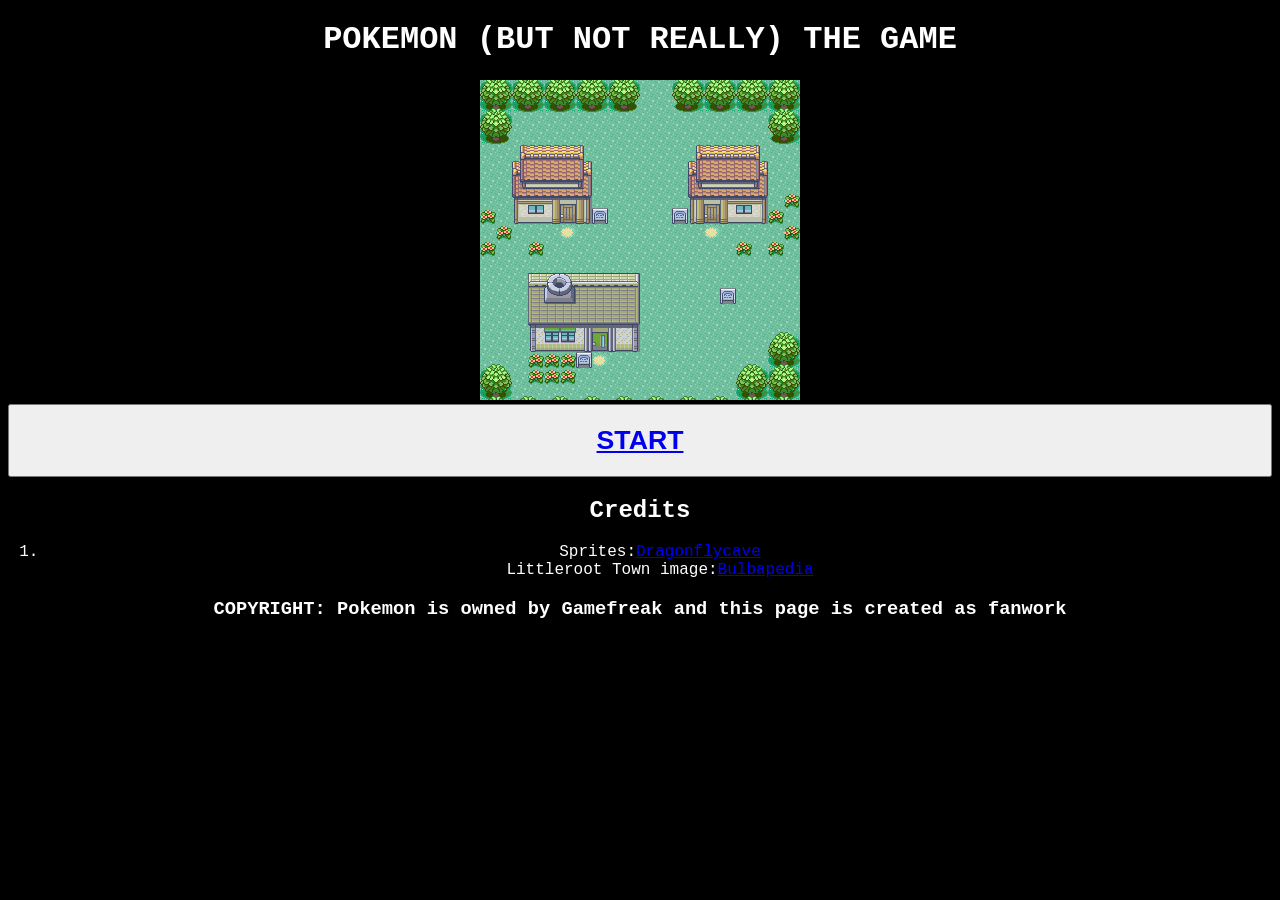
<file: Week2/OurFirstGame/index.html>
<!--Declare what type of page this is-->
<!DOCTYPE html>

<!-- where html starts and ends-->

<html>

<head>
    <title>OUR FIRST GAME</title>
</head>

<!--html pages are made of elements-->
<!--elements have three parts, a tag that describes the elements, the content/what's being rendered by the browser, and the attributes -->

<body style="background-color: black;">

    <h1 style="color: white; text-align:center; font-family: 'Courier New', Courier, monospace;">POKEMON (BUT NOT
        REALLY) THE GAME</h1>

    <!--IMG element renders an image-->
    <div style="text-align: center;">
        <img src=".\Assets\Littleroot_Town.png" aria-label="an image of Littleroot Town from Pokemon Emerald"></img>
    </div>

    <button class="start-button" style="width:100%"><h1 style="text-align: center;"><a href="./game.html">START</a></h1>
    </button>


    <!--LISTS: ordered lists (Where the steps count; 1,2, 3) and unordered lists (lists where order doesn't matter)-->


    <section style="color: white; text-align:center; font-family: 'Courier New', Courier, monospace;" id="Credits"
        style="text-align: center;">
        <h2 style="color: white; text-align:center; font-family: 'Courier New', Courier, monospace;" text-align:
            center;>Credits</h2>
        <ol>
            <li>Sprites:<a href="https://www.dragonflycave.com/resources/sprite-generator/">Dragonflycave</a>
            </li>

            <il>Littleroot Town image:</li><a
                    href="https://bulbapedia.bulbagarden.net/wiki/Littleroot_Town">Bulbapedia</a>
        </ol>
    </section>

    <h3 style="color: white; text-align:center; font-family: 'Courier New', Courier, monospace;">COPYRIGHT:
        Pokemon is owned by Gamefreak and this page is created as fanwork</h3>


</body>

</html>
</file>
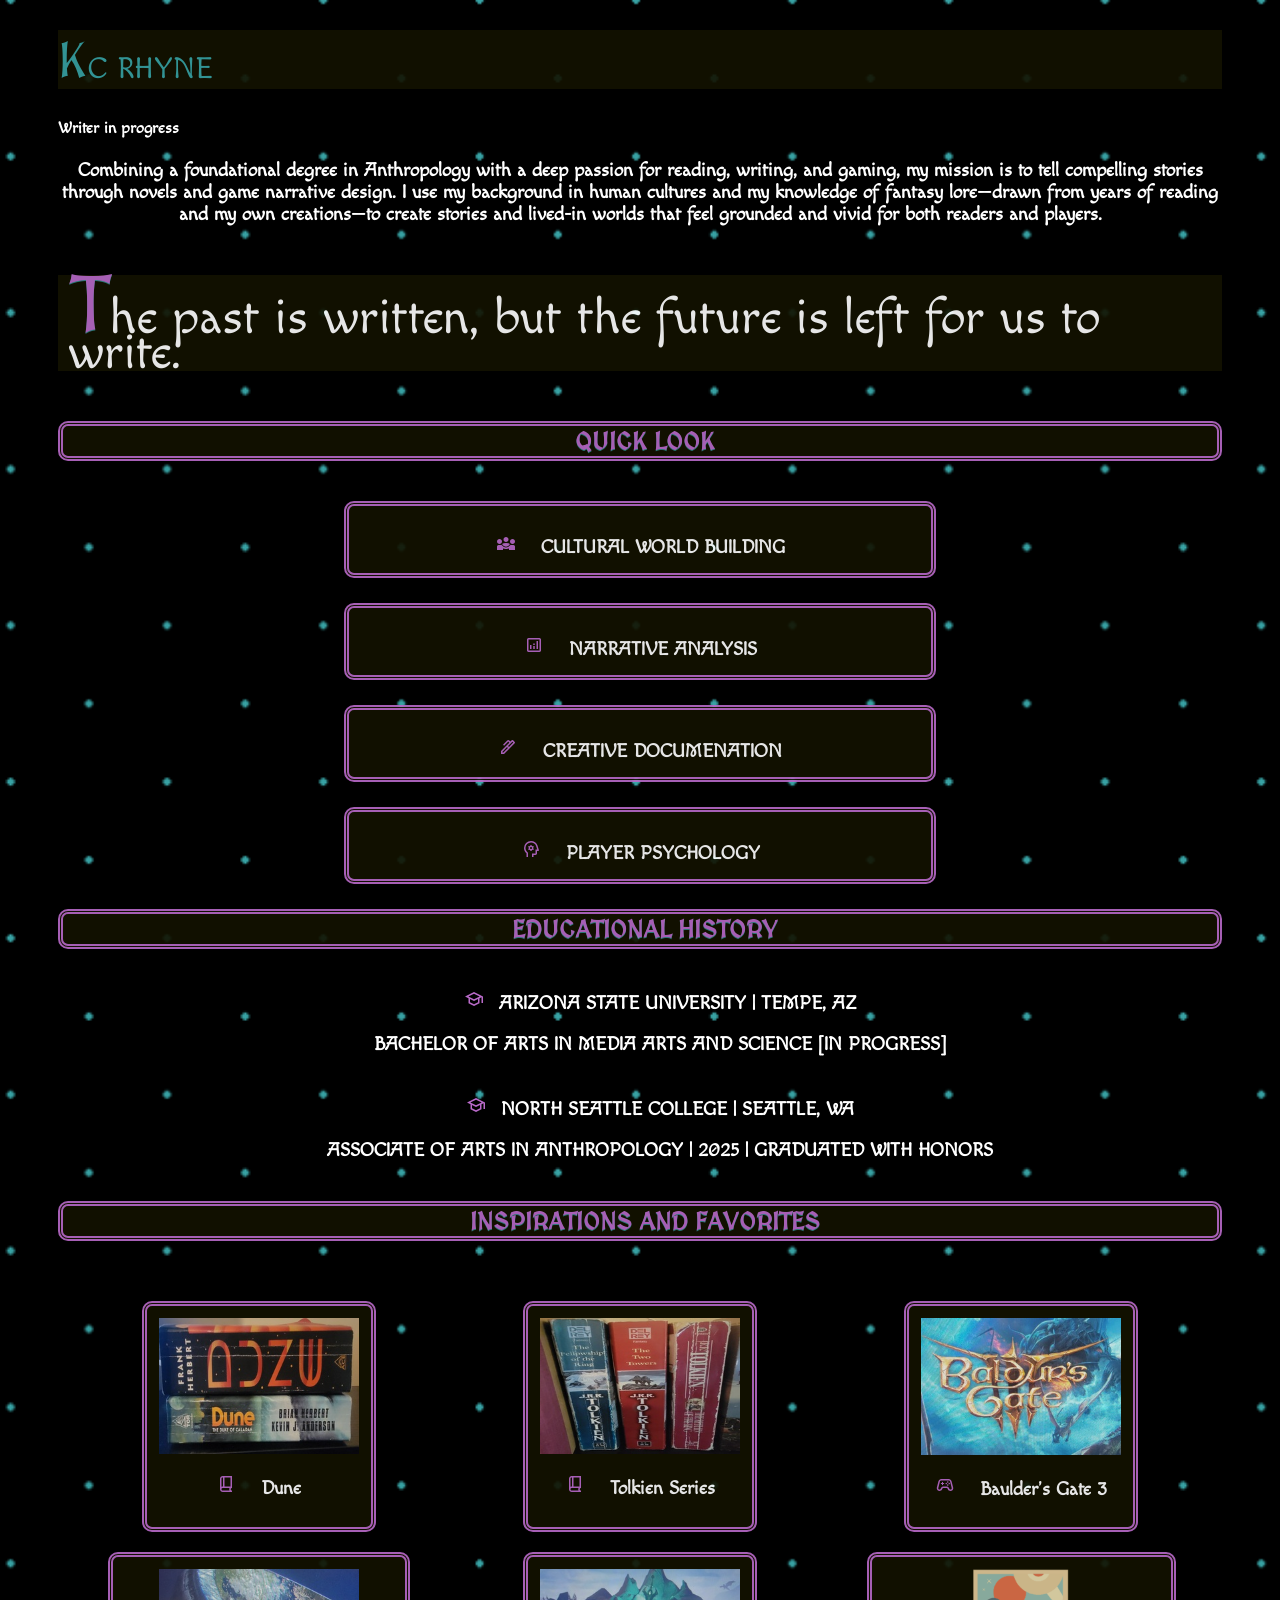
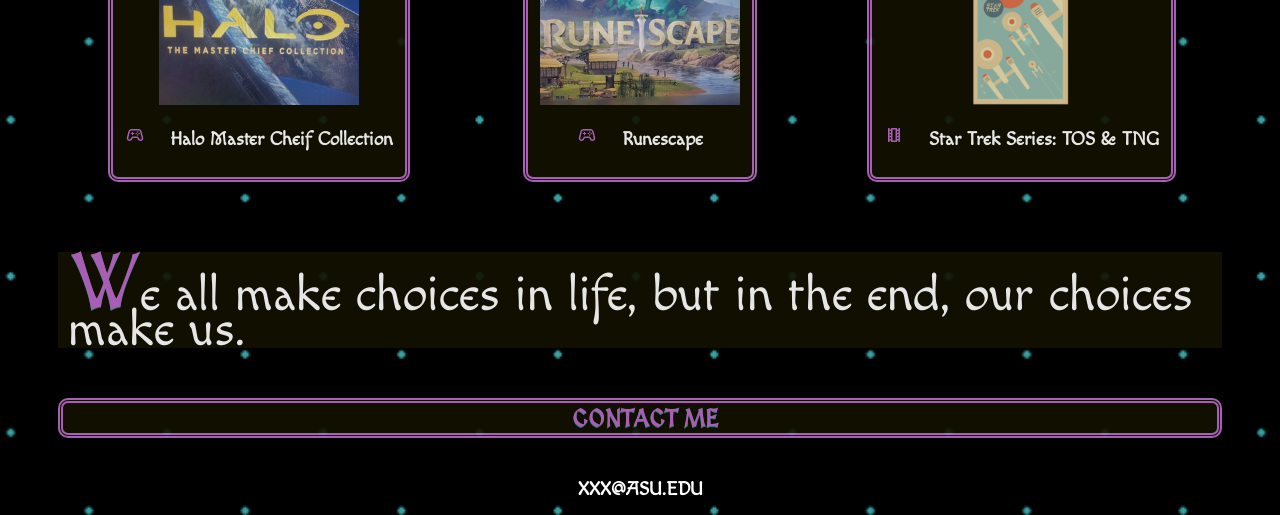
<file: Week3/Portfolio/index.html>
<!DOCTYPE html>
<html lang="en">

<head>
    <meta charset="UTF-8">
    <meta name="viewport" content="width=device-width, initial-scale=1.0">

    <title>KC // SAMPLE CSS PORTFOLIO</title>

    <!--IMPORTED FONT-->
    <style>
        @import url('https://fonts.googleapis.com/css2?family=Macondo&family=MedievalSharp&family=Padauk:wght@400;700&display=swap');
    </style>

    <!--REFERENCE CSS FILE AND LOCATION -->
    <link rel="stylesheet" href="./styles.css" </head>

<body>
    <header>KC RHYNE<p></p>
    </header>
    <h4>Writer in progress</h4>

    <h3>
Combining a foundational degree in Anthropology with a deep passion for reading, writing, and gaming, my mission is to tell compelling stories through novels and game narrative design. I use my background in human cultures and my knowledge of fantasy lore—drawn from years of reading and my own creations—to create stories and lived-in worlds that feel grounded and vivid for both readers and players.</h3>

    <div class="quote-box">
        <p>The past is written, but the future is left for us to write.
        </p>
    </div>

    <!--QUICK LOOK SECTION-->

    <h2>QUICK LOOK</h2>
    <div class="cards">

        <div>
            <h3><img src=".\Assets\culture.svg" class="heading-icon"><span class="text-default">CULTURAL WORLD
                    BUILDING</span><span class="text-hover">Utilizing ethnographic research to design fictional
                    societies with realistic social hierarchies, belief systems, and material cultures.</span></h3>
        </div>
        <div>
            <h3><img src=".\Assets\analyze.svg" class="heading-icon"><span class="text-default">NARRATIVE
                    ANALYSIS</span><span class="text-hover">Utilizing an anthropological lens to deconstruct
                    professional novels and scripts—breaking down how cultural rituals, social structures, and kinship
                    ties are used to ground fictional storytelling.</span></h3>
        </div>
        <div>
            <h3><img src=".\Assets\pen.svg" class="heading-icon"><span class="text-default">CREATIVE
                    DOCUMENATION</span><span class="text-hover">A collection of original story bibles and narrative
                    design artifacts—ranging from drafted novel chapters and poetry to structured game design documents
                    (GDDs) that map out branching dialogue, quest flows, and immersive lore systems.</span></h3>
        </div>
        <div>
            <h3><img src=".\Assets\psychology.svg" class="heading-icon"><span class="text-default">PLAYER
                    PSYCHOLOGY</span><span class="text-hover">Applying an anthropological understanding of human
                    behavior to craft choices and branching paths that resonate emotionally with the player.</span></h3>
        </div>

    </div>


    <!--EDUCATIONAL HISTORY-->
    <div class="education">
        <h2>EDUCATIONAL HISTORY</h2>
        <ul>
            <li>
                <h3><img src=".\Assets\education.svg" class="education-icon">ARIZONA STATE UNIVERSITY | TEMPE, AZ<P>
                        BACHELOR OF ARTS IN MEDIA ARTS AND SCIENCE [IN PROGRESS]</P>
                </h3>
            </li>

            <li>
                <h3><img src=".\Assets\education.svg" class="education-icon">NORTH SEATTLE COLLEGE | SEATTLE, WA<P>
                        ASSOCIATE OF ARTS IN ANTHROPOLOGY | 2025 | GRADUATED WITH
                        HONORS</P>
                </h3>
            </li>
        </ul>
    </div>


    <!--INSPIRATIONS AND FAVORITES TEXT TO IMAGE HOVER-->
    <div class="inspiration">
        <h2>INSPIRATIONS AND FAVORITES</h2>
        <div class="cards">

            <div>
                <img src=".\Assets\Dune_300x205.jpg" class="inspiration-img">
                <h3><img src=".\Assets\book.svg" class="heading-icon">Dune</h3>
            </div>

            <div>
                <img src=".\Assets\Tolkien_300x205.jpg" class="inspiration-img">
                <h3><img src=".\Assets\book.svg" class="heading-icon">Tolkien Series</h3>
            </div>

            <div>
                <img src=".\Assets\BG3_299x205.jpg" class="inspiration-img">
                <h3><img src=".\Assets\controller.svg" class="heading-icon">Baulder's Gate 3</h3>
            </div>

            <div>
                <img src=".\Assets\Halo_300x205.jpg" class="inspiration-img">
                <h3><img src=".\Assets\controller.svg" class="heading-icon">Halo Master Cheif Collection</h3>
            </div>

            <div>
                <img src=".\Assets\Runescape_300x205.jpg" class="inspiration-img">
                <h3><img src=".\Assets\controller.svg" class="heading-icon">Runescape</h3>
            </div>

            <div>
                <img src="./Assets/Startrek.png" class="inspiration-img">
                <h3><img src=".\Assets\film.svg" class="heading-icon">Star Trek Series: TOS & TNG</h3>
            </div>





        </div>
    </div>
    <!--END QUOTE-->
    <div class="quote-box">
        <p>We all make choices in life, but in the end, our choices make us.
        </p>
    </div>


    <!--FOOTER-->
    <footer>
        <h2>CONTACT ME</h2>
        <h3>XXX@ASU.EDU</h3>
    </footer>

    </div>
</body>

</html>
</file>
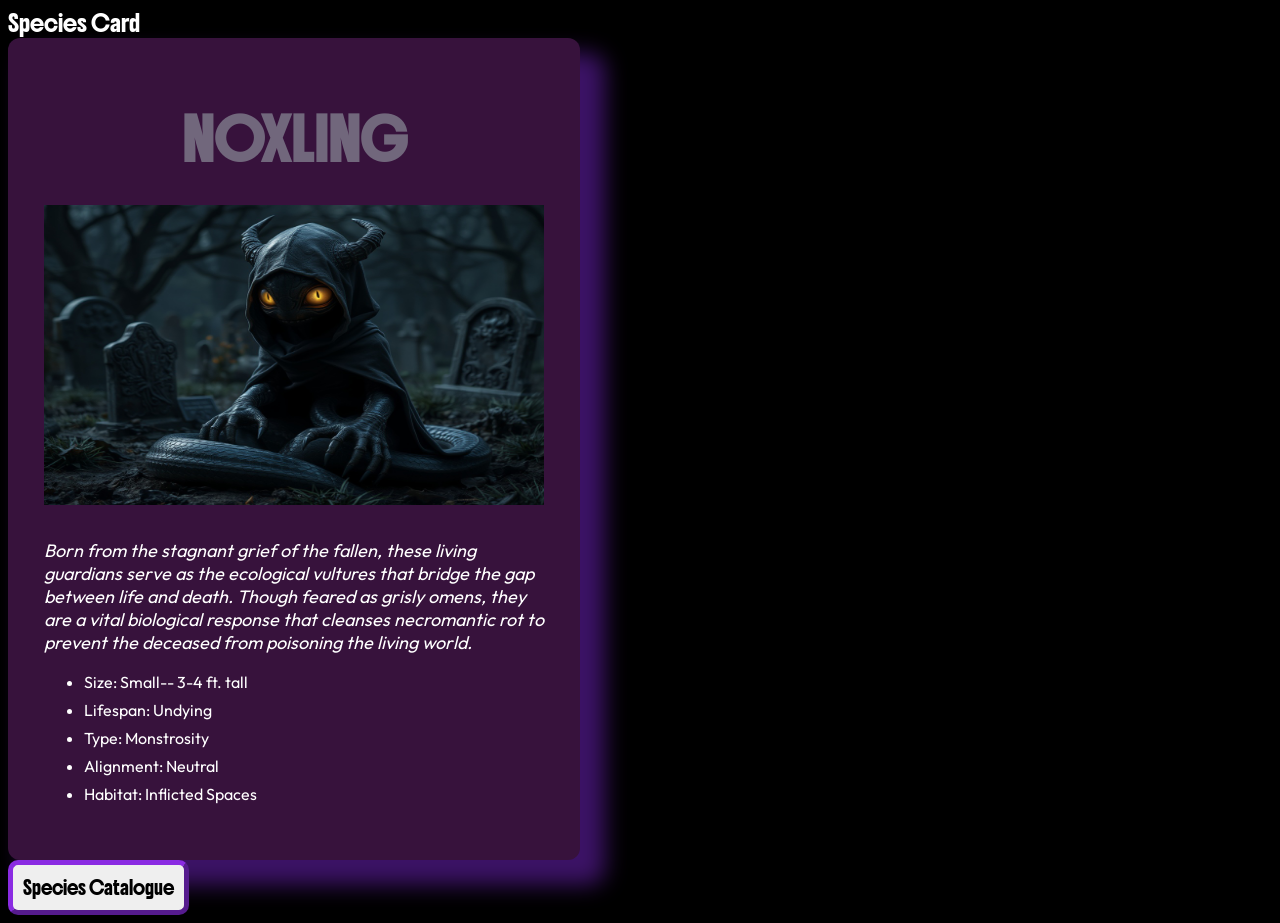
<file: Week3/Species_Card/index.html>
<!DOCTYPE html>
<!DOCTYPE html>
<html lang="en">

<head>
    <meta charset="UTF-8">
    <meta name="viewport" content="width=device-width, initial-scale=1.0">
    <title>Character Sheet</title>
    <style>
        @import url('https://fonts.googleapis.com/css2?family=Boldonse&family=Outfit:wght@100..900&display=swap');
    </style>
    <link rel="stylesheet" href="style.css">
</head>
<header>Species Card</header>

<body>
    <div class="card">
        <h1 class="species-name">NOXLING</h1>

        <img src="Assets/Noxling.jpg" alt="Noxling">
        <p>Born from the stagnant grief of the fallen, these living guardians serve as the ecological vultures that
            bridge
            the gap between life and death. Though feared as grisly omens, they are a vital biological response that
            cleanses necromantic rot to prevent the deceased from poisoning the living world.</p>

        <ul>
            <li>Size: Small-- 3-4 ft. tall </li>
            <li>Lifespan: Undying</li>
            <li>Type: Monstrosity</li>
            <li>Alignment: Neutral</li>
            <li>Habitat: Inflicted Spaces</li>
        </ul>


    </div>

    <a href="https://www.dndbeyond.com/monsters?srsltid=AfmBOooFX-Sz6bv9sx_gyEXLh3xwTq053wOBafkrp90zGfVvpPPzXH06"><button
            type="button" class="btn">Species Catalogue</button></a>

    </div>
</body>

</html>
</file>
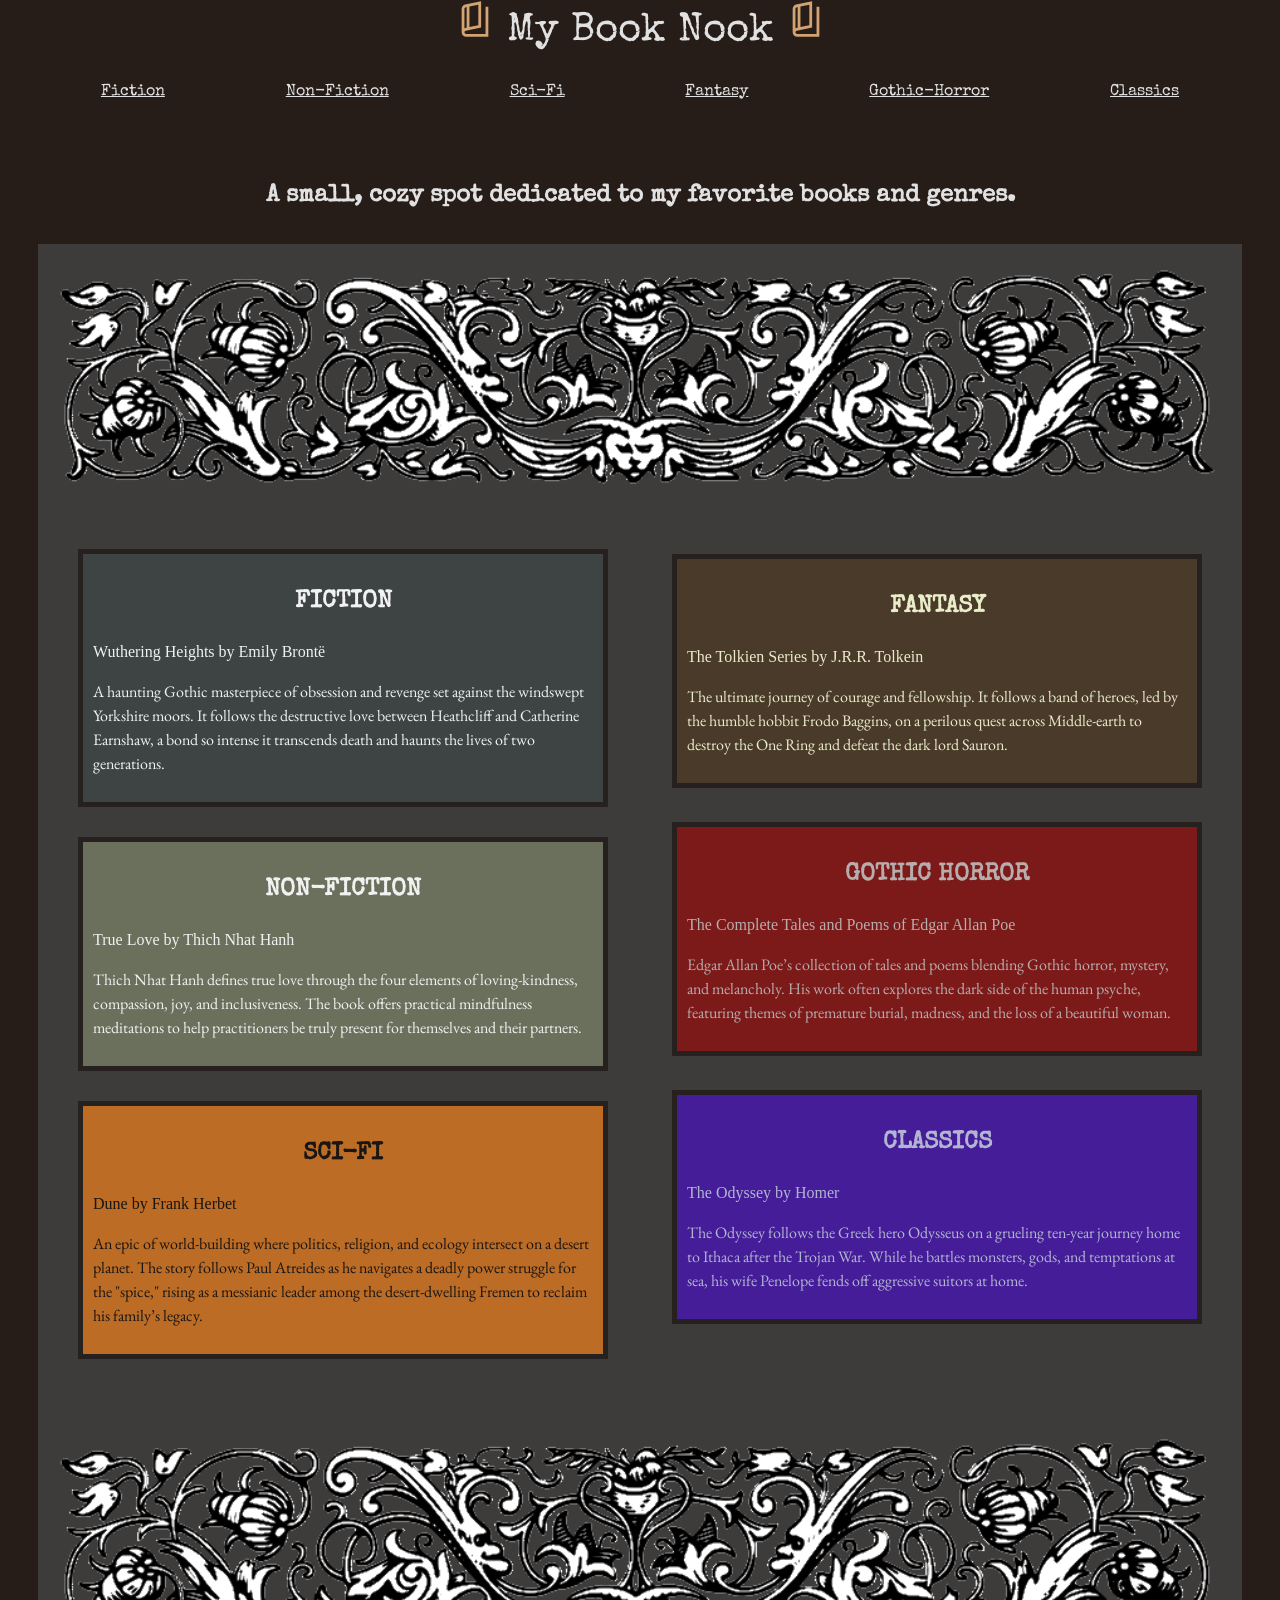
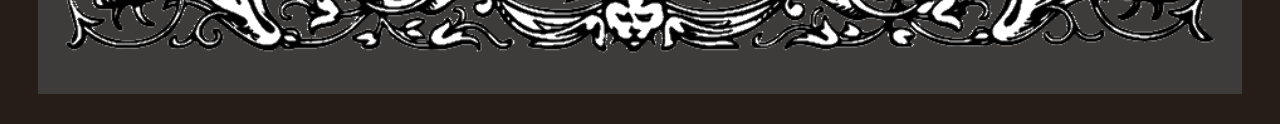
<file: Week4/Book Nook/index.html>
<!DOCTYPE html>
<html lang="en">

<head>
    <meta charset="UTF-8">
    <meta name="viewport" content="width=device-width, initial-scale=1.0">
    <title>Book Nook</title>
    <style>
        @import url('https://fonts.googleapis.com/css2?family=EB+Garamond:ital,wght@0,400..800;1,400..800&family=Special+Elite&display=swap');
    </style>
    <style>
        :root {
            --Main-background: #261d19;
            --Sub-Background: #3e3c3b;
            --Main-Text: #e1e1e1;
            --Nav-Bar: #26211e;
            --Nav-Btn: #d4a373;
            --Classics: #461d98;
            --Classics-text: #b2b5d2;
            --Fiction: #3e4444;
            --Fiction-text: #f1f1f1;
            --NonFic: #6b705c;
            --NonFic-text: #f1f1f1;
            --Sci-Fi: #bc6c25;
            --Sci-Fi-text: #1a1614;
            --Fantasy: #4a3a2a;
            --Fantasy-text: #e9edc9;
            --Gothic-Horror: #7c1a1a;
            --Gothic-Horror-text: #b8adad;
            background-color: var(--Main-background);
            color: var(--Main-Text);

            /*FONT REFERENCES:display: 
              font-family: "EB Garamond", serif;
              
               font-family: "Special Elite", system-ui;
              */
        }

        html {
            scroll-behavior: smooth;
            font-size: 16px;
        }



        ul {
            display: flex;
            padding: 0;
            gap: 20px;
            justify-content: space-evenly;
        }

        nav>ul>li {
            list-style-type: none;

        }

        .nav a {
            color: var(--Main-Text);
            font-family: "Special Elite", system-ui;
        }

        .card-container {
            display: grid;
            grid-template-columns: 1fr 1fr;
            gap: 1.5rem;
            background-color: var(--Sub-Background);
            justify-content: space-evenly;
            margin-top: 30px;
            margin-bottom: 30px;
            margin-left: 30px;
            margin-right: 30px;
            padding: 20px;
        }

        header {
            font-family: "Special Elite", system-ui;
            font-size: 40px;
            text-align: center;
        }

        h2 {
            font-family: "Special Elite", system-ui;
            text-align: center;
        }

        p {
            font-family: "EB Garamond", serif;
        }

        body {
            padding-top: 150px;
            font-size: 1rem;
            line-height: 1.5;
        }

        .cards1 {
            display: flex;
            flex-direction: column;
            justify-content: space-evenly;
            padding: 20px;
        }


        .cards2 {
            display: flex;
            flex-direction: column;
            justify-content: space-evenly;
            margin-bottom: 30px;
            padding: 20px;
        }



        .Fiction {
            background-color: var(--Fiction);
            color: var(--Fiction-text);
            border: 5px solid #26211e;
            transition: all 0.3s ease;
            cursor: pointer;
            margin-bottom: 30px;
            padding: 10px;

        }

        .Non-Fiction {
            background-color: var(--NonFic);
            color: var(--NonFic-text);
            border: 5px solid #26211e;
            transition: all 0.3s ease;
            cursor: pointer;
            margin-bottom: 30px;
            padding: 10px;
        }

        .Sci-Fi {
            background-color: var(--Sci-Fi);
            color: var(--Sci-Fi-text);
            border: 5px solid #26211e;
            transition: all 0.3s ease;
            cursor: pointer;
            margin-bottom: 30px;
            padding: 10px;
        }

        .Fantasy {
            background-color: var(--Fantasy);
            color: var(--Fantasy-text);
            border: 5px solid #26211e;
            transition: all 0.3s ease;
            cursor: pointer;
            margin-bottom: 30px;
            padding: 10px;
        }

        .Gothic-Horror {
            background-color: var(--Gothic-Horror);
            color: var(--Gothic-Horror-text);
            border: 5px solid #26211e;
            transition: all 0.3s ease;
            cursor: pointer;
            margin-bottom: 30px;
            padding: 10px;
        }

        .Classics {
            background-color: var(--Classics);
            color: var(--Classics-text);
            border: 5px solid #26211e;
            transition: all 0.3s ease;
            cursor: pointer;
            margin-bottom: 30px;
            padding: 10px;
        }

        /*HOVER EFFECTS*/



        @media screen and (max-width: 720px) {
            html {
                font-size: 12px;
            }


            .card-container {
                grid-template-columns: 1fr;

            }
        }

        .top {
            position: fixed;
            top: 0;
            left: 0;
            width: 100%;
            z-index: 1000;
            text-align: center;
            background-color: var(--Main-background);
        }

        .Grid-separator {
            grid-column: 1/-1;
            width: 100%;
            height: auto;
            display: block;
            margin-bottom: 10px;
        }

        section[id] {
            scroll-margin-top: 100px;
        }

        .Fiction:hover {
            border-color: rgb(207, 19, 19);
        }

        .Non-Fiction:hover {
            border-color: rgb(173, 173, 173);
        }

        .Sci-Fi:hover {
            border-color: rgb(196, 168, 59);
        }

        .Fantasy:hover {
            border-color: rgb(148, 113, 49);
        }

        .Gothic-Horror:hover {
            border-color: rgb(82, 75, 75);
        }

        .Classics:hover {
            border-color: rgb(83, 53, 174);
        }
    </style>

</head>



<div class="top">
    <header><img src="Assets\Book.svg"> My Book Nook <img src="Assets\Book.svg"> </header>

    <body>
        <nav class="nav">
            <ul>
                <li><a href="#Fiction">Fiction</a></li>
                <li><a href="#Non-Fiction">Non-Fiction</a></li>
                <li><a href="#Sci-Fi">Sci-Fi</a></li>
                <li><a href="#Fantasy">Fantasy</a></li>
                <li><a href="#Gothic-Horror">Gothic-Horror</a></li>
                <li><a href="#Classics">Classics</a></li>
            </ul>
        </nav>
</div>

<h2>A small, cozy spot dedicated to my favorite books and genres.</h2>




<div class="card-container">

    <!--SEPARATOR-->
    <img src="Assets\Separator1.png" class="Grid-separator">

    <!--CARD 1-->
    <div class="cards1">
        <section id="Fiction">


            <div class="Fiction">
                <h2>FICTION</h2>Wuthering Heights by Emily Brontë
                <p>A haunting Gothic masterpiece of obsession and revenge set against the windswept Yorkshire moors.
                    It follows the destructive love between Heathcliff and Catherine Earnshaw, a bond so intense it
                    transcends death and haunts the lives of two generations.</p>
            </div>
        </section>


        <!--CARD 2-->
        <section id="Non-Fiction">

            <div class="Non-Fiction">
                <h2>NON-FICTION</h2>True Love by Thich Nhat Hanh
                <p>Thich Nhat Hanh defines true love through the four elements of loving-kindness, compassion, joy,
                    and inclusiveness. The book offers practical mindfulness meditations to help practitioners be
                    truly present for themselves and their partners.</p>
            </div>
        </section>

        <!--CARD 3-->
        <section id="Sci-Fi">

            <div class="Sci-Fi">
                <h2>SCI-FI</h2>Dune by Frank Herbet
                <p>An epic of world-building where politics, religion, and ecology intersect on a desert planet. The
                    story follows Paul Atreides as he navigates a deadly power struggle for the "spice," rising as a
                    messianic leader among the desert-dwelling Fremen to reclaim his family’s legacy. </p>
            </div>
        </section>
    </div>


    <div class="cards2">
        <!--CARD 4-->

        <section id="Fantasy">
            <div class="Fantasy">
                <h2>FANTASY</h2> The Tolkien Series by J.R.R. Tolkein
                <p>The ultimate journey of courage and fellowship. It follows a band of heroes, led by the humble
                    hobbit Frodo Baggins, on a perilous quest across Middle-earth to destroy the One Ring and defeat
                    the dark lord Sauron.</p>
            </div>
        </section>

        <!--CARD 5-->
        <section id="Gothic-Horror">
            <div class="Gothic-Horror">
                <h2>GOTHIC HORROR</h2>The Complete Tales and Poems of Edgar Allan Poe
                <p>Edgar Allan Poe’s collection of tales and poems blending Gothic horror, mystery, and melancholy.
                    His work often explores the dark side of the human psyche, featuring themes of premature burial,
                    madness, and the loss of a beautiful woman.</p>
            </div>
        </section>

        <!--CARD 6-->
        <section id="Classics">
            <div class="Classics">
                <h2>CLASSICS</h2>The Odyssey by Homer
                <p>The Odyssey follows the Greek hero Odysseus on a grueling ten-year journey home to Ithaca after
                    the Trojan War. While he battles monsters, gods, and temptations at sea, his wife Penelope fends
                    off aggressive suitors at home.</p>
            </div>
        </section>


    </div>


    <!--SEPARATOR-->
    <img src="Assets\Separator1.png" class="Grid-separator">
</div>

</body>

</html>
</file>
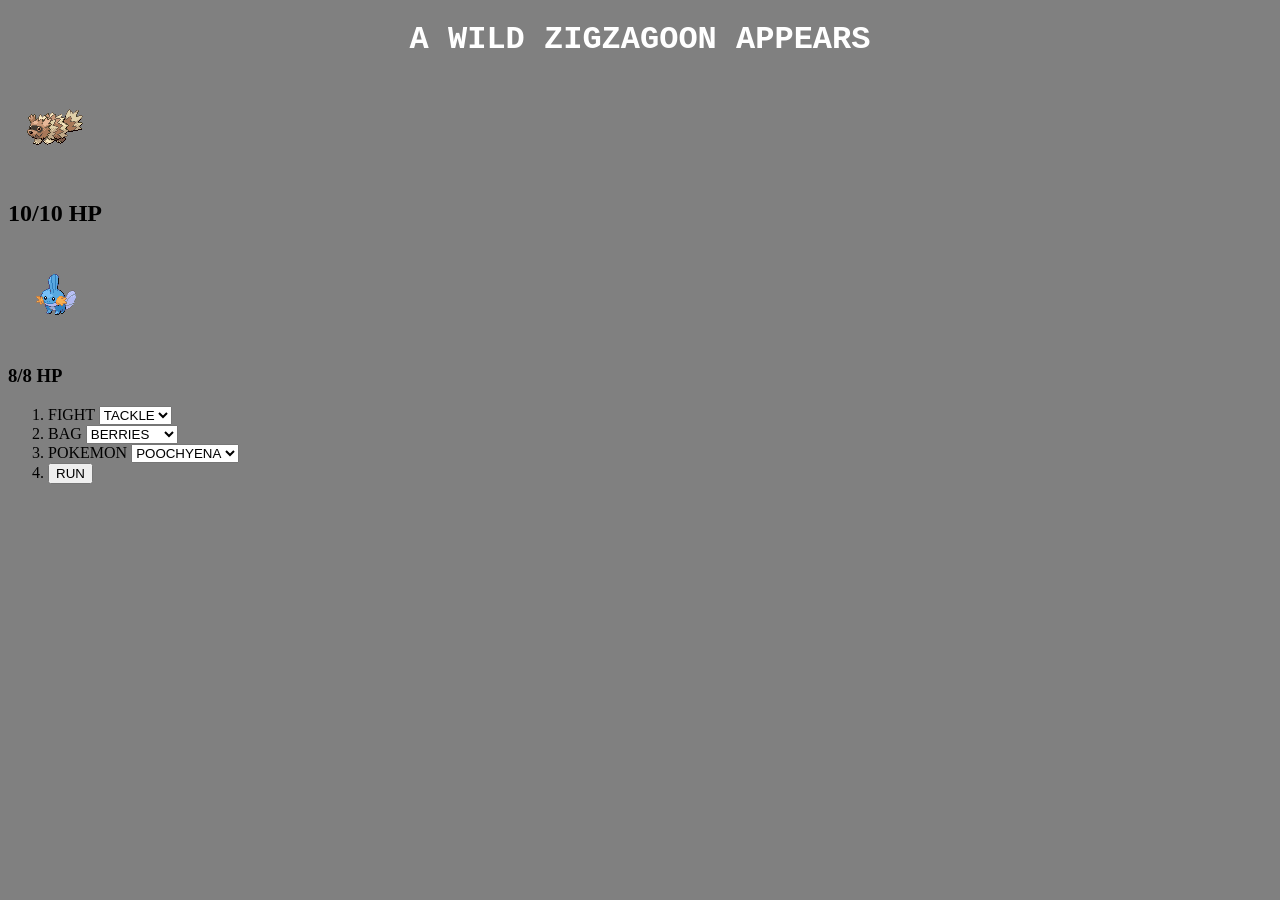
<file: Week2/OurFirstGame/game.html>
<!DOCTYPE html>
<html>

<head>
    <title>FIRST BATTLE</title>
</head>

 
<body class="battle" style="background-color:grey">
    <h1 style="color: white; text-align:center; font-family: 'Courier New', Courier, monospace;">A WILD ZIGZAGOON
        APPEARS</h1>
    <section class="Zigzagoon">
        <img src=".\Assets\Zigzagoon.gif"></img>
        <h2>10/10 HP</h2>
    </section>
    

    <section class="Mudkip"></section>
    <img src=".\Assets\Mudkip.gif"></img>
    <h3>8/8 HP</h3>
    
    <!--Ordered list of movesets-->
    <ol>
        <li><label id="Fight" for="fight-select">FIGHT</label>
            <select id="fight-select">
                <option value="Tackle">TACKLE</option>
                <option value="Growl">GROWL</option></select>
        </li>

        <li><label id="Bag" for="bag-select">BAG</label>
            <select id="bag-select">
                <option value="Berries">BERRIES</option>
                <option value="Pokeball">POKEBALL</option>
            </select>
        </li>

        <li><label id="Pokemon" for="pokemon-select">POKEMON</lable>
            <select id="Pokemon-select">
                <option value="Poochyena">POOCHYENA</option>
                <option value="Wurmple">WURMPLE</option>
                </select>
            </li>

        </li>


        <li><button>RUN</button></li>
    </ol>

</body>
</html>
</file>
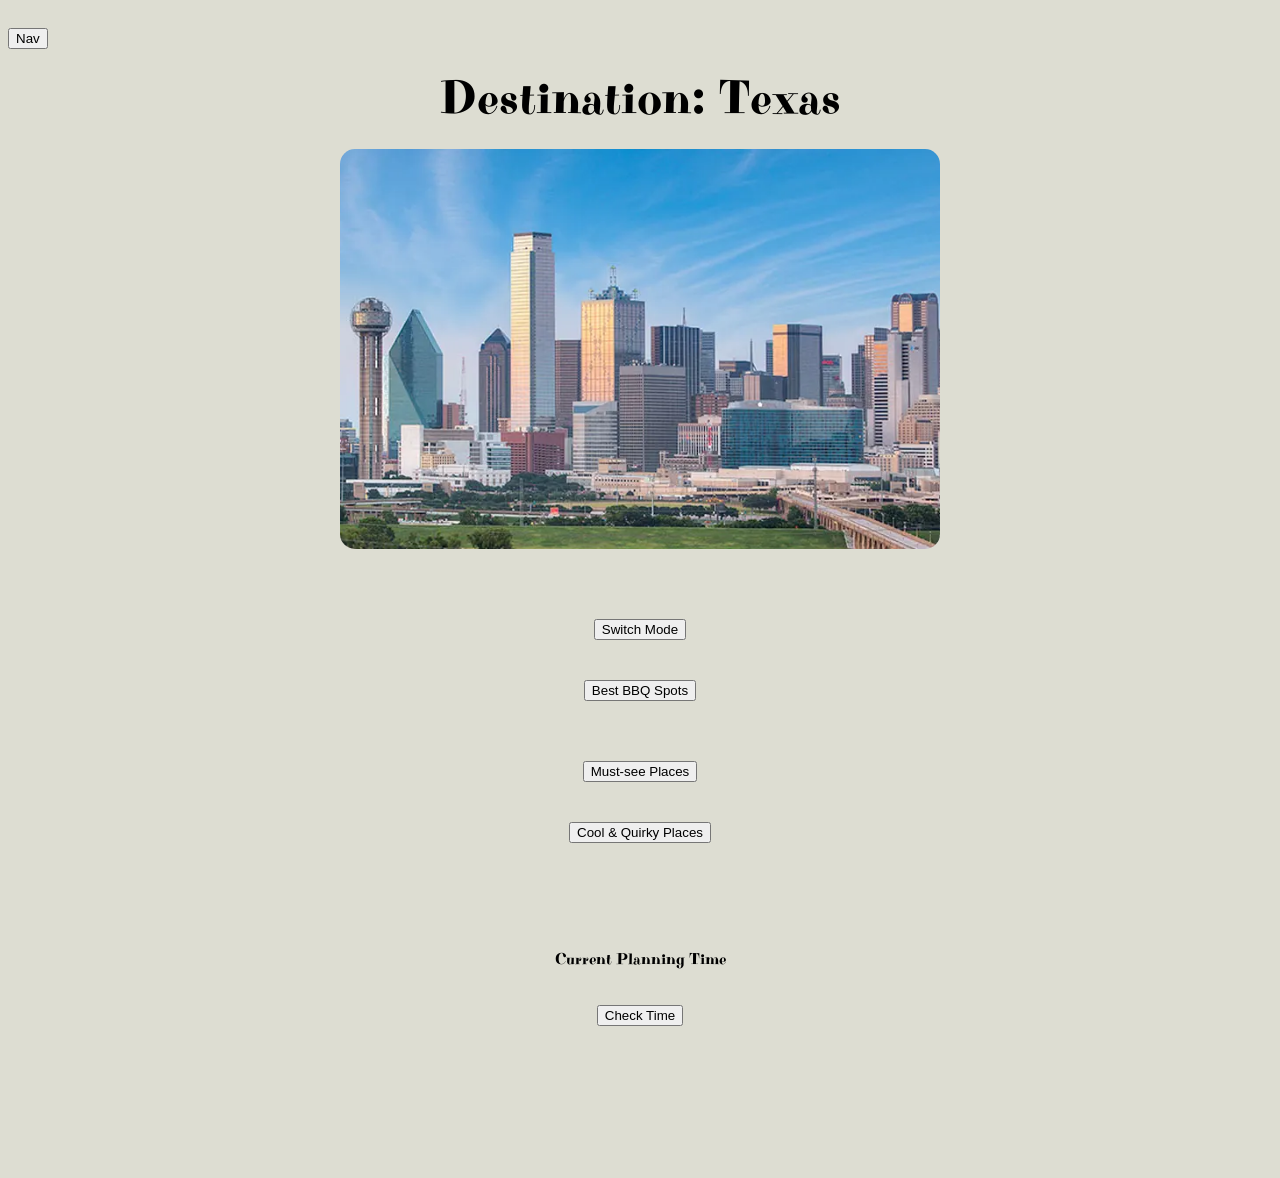
<file: Week6/Events/event.html>
<!DOCTYPE html>
<html lang="en">

<head>
    <meta charset="UTF-8">
    <meta name="viewport" content="width=device-width, initial-scale=1.0">
    <title>Events</title>
    <style>
        @import url('https://fonts.googleapis.com/css2?family=Pacifico&family=Permanent+Marker&family=Purple+Purse&display=swap');
    </style>
    <link rel="stylesheet" href="event.css">
</head>





<body>
    <button id="drawer">Nav</button>
    <nav id="nav">
        <ul>
            <li><a href="#food">Food</a></li>
            <li><a href="#sightseeing">Must-see Locations</a></li>
            <li><a href="#coolplaces">Cool Spots</a></li>


        </ul>
        <button id="closeNav">Close</button>
    </nav>





    <header>Destination: Texas</header>
    <div class="image-container">
        <img src="Assets/Dallas_Day.webp" class="day-photo" atl="Texas Day">

        <img src="Assets/Austin_Evening.jpg" class="night-photo" atl="Texas Night">
    </div>




    <div class="content">
        <div class="eventOutput">

            <button id="darkmode">Switch Mode</button>



            <section id="food">
                <button class="accordion">Best BBQ Spots</button>

                <ul class="panel">
                    <li><img src="Assets\Terry_Blacks_BBQ(1).jpg">Terry Black's BBQ</li>
                    <li><img src="Assets\Franklin_BBQ.jpg">Franklin BBQ</li>
                    <li><img src="Assets\The_Salt_Lick (1).jpg">The Salt Lick</li>
        </div>
        </section>



        <section id="sightseeing">
            <button class="accordion">Must-see Places</button>

            <ul class="panel">
                <li><img src="Assets\The_Alamo(1).jpg">The Alamo</li>
                <li><img src="Assets\Space_Center_Huoston(1).jpg">Space Center Huoston</li>
                <li><img src="Assets\The_Big_Bend(1).jpg">The Big Bend</li>

        </section>



        <section id="coolplaces">
            <button class="accordion">Cool & Quirky Places</button>

            <ul class="panel">
                <li><img src="Assets/Cadillac_Ranch.jpg">Cadillac Ranch</li>
                <li><img src="Assets/Inner_Space_Caverns.jpg">Inner Space Caverns</li>
                <li><img src="Assets/Stonehedge_Replica.jpg">Stonehedge Replica</li>
                </section>
    </div>
    
    </div>
    </div>

    <footer>
        <p>Current Planning Time</p>
        <button onmouseover="showDate()" onmouseout="hideDate()">Check Time</button>
        <script>
            function showDate() {
                document.getElementById("demo").innerHTML = Date();
            }
            function hideDate() {
                document.getElementById("demo").innerHTML = "";
            }

        </script>
        
    <p id="demo"></p>
    </footer>









    <script src="event.js"></script>
    </div>
</body>

</html>
</file>
<file: Week3/Portfolio/styles.css>
/*  FONT STYLE REFERENCES
PADAUK CSS CLASSES
.padauk-regular {
  font-family: "Padauk", sans-serif;
  font-weight: 400;
  font-style: normal;
}

.macondo-regular {
  font-family: "Macondo", cursive;
  font-weight: 400;
  font-style: normal;
}

.medievalsharp-regular {
  font-family: "MedievalSharp", cursive;
  font-weight: 400;
  font-style: normal;
}
*\

/* SET DEFAULT AND CONSTANTS. USE ROOT SELECTOR */

* {
  /* CSS HEX */
  --a: #7c7f65ff;
  --borderColor2: #e5e5e5ff;
  /*RBG 229, 299, 299 */
  --pitch-black: #131200ff;
  /*RBG 19, 18, 0 */
  --accentColor: #b96ac9ff;
  /*RBG 185, 106, 201 */
  --cardColors: #38a3a5ff;
  /*RBG 56, 163, 165 */
  color: white;
  /* FONT COLOR FOR WEBSITE */
  font-family: "Macondo", cursive;
}

/*BODY ELEMENT */
body {

  background-image: url(./Assets/css-pattern-by-magicpattern.png);
  background-size: cover;
  background-position: center;
  background-repeat: no-repeat;
  padding-left: 50px;
  padding-right: 50px;
  padding-top: 0px;
  padding-bottom: 0px;
}

header {
  margin-top: 30px;
  margin-bottom: 30px;
  font-family: "Macondo", cursive;
  color: var(--cardColors);
  font-size: 30px;
  background-color: var(--pitch-black);
  opacity: .90;
  /* OPACITY VALUES BETWEEN 0-1 */

  /*ANIMATION ELEMENT FOR HEADER TEXT*/
  animation-duration: 3s;
  animation-iteration-count: infinite;
  animation-name: myAnimation;
  animation-direction: alternate;
}

@keyframes myAnimation {
  from {
    color: rgb(56, 163, 165);
  }

  to {
    color: rgb(185, 106, 201);
  }
}

/*PSEUDO-ELEMENT DENOTED BY TWO COLONS ::*/
header::first-letter {
  font-size: 50px;
  font-family: "MedievalSharp", cursive;
}

/* STYLE THE QUOTE-BOX SELECT BY CLASS */
.quote-box {
  font-family: "Macondo", cursive;
  font-weight: 800px;
  color: var(--accentColor);
  font-size: 50px;
  margin-top: 20px;
  margin-bottom: 40px;
  background-color: var(--pitch-black);
  padding-left: 10px;
  line-height: 35px;
  opacity: .90;
  border: none;
}

.quote-box::first-letter {
  font-size: 80px;
  font-family: "MedievalSharp", cursive;
  color: var(--accentColor);
  line-height: 60px;
  padding-top: 4px;
  padding-left: 3px;
  text-shadow: 0px 1px 0px rgba(56, 163, 165, 0.8);
}

h2 {
  text-align: center;
  font-family: "MedievalSharp", cursive;
  font-weight: 800px;
  color: var(--accentColor);
  font-size: 25px;
  margin-bottom: 40px;
  border: 5px double var(--accentColor);
  background-color: var(--pitch-black);
  padding-left: 10px;
  text-transform: uppercase;
  opacity: .90;
  text-shadow: 0px 1px 0px rgba(56, 163, 165, 0.8);
  border-radius: 10px;
}


h3 {
  text-align: center;
  margin-top: 15px;
  margin-bottom: 15px;
}


/* HIDES HOVER TEXT BY DEFAULT, REVEAL TEXT-HOVER ON HOVER */
.text-hover {
  display: none;
}

h3:hover .text-default {
  display: none;
}

h3:hover .text-hover {
  display: inline;
  color: var(--cardColors);
}



/* notation ">" denotes direct descendant of card */
.cards>div {
  background-color: var(--pitch-black);
  opacity: .90;
  border: 5px double var(--accentColor);
  border-radius: 10px;
  width: 50%;
  margin-bottom: 25px;
  margin-right: auto;
  margin-left: auto;
  text-align: center;
  padding-top: 12px;
}

/* QUICK LOOK LIST ICONS AND SPACING */
.heading-icon {
  margin-right: 25px;
}

/*EDUCATION LIST ICONS AND SPACING  */
.education-icon {
  margin-right: 15px;
}

.education>ul {
  list-style: none;
}

.education li {
  margin-bottom: 40px;
}



.inspiration-img {
  width: 200px;
  height: auto;
}

.cards div:hover {
  box-shadow: 8px 8px var(--cardColors);
}


/* SPACE OUT INSPIRATION AND FAVORITE INTO GRID INSTEAD OF A COLUMN */
.inspiration .cards>div {
  width: fit-content;
  margin: 0;
  padding: 12px 12px;
}

.inspiration .cards {
  display: grid;
  grid-template-columns: repeat(auto-fit, minmax(300px, 1fr));
  gap: 20px;
  padding: 20px;
  justify-items: center;
}
</file>
<file: Week3/Species_Card/style.css>
/* FONT REFERENCE

.boldonse-regular {
  font-family: "Boldonse", system-ui;
  font-weight: 400;
  font-style: normal;
}


.outfit-<uniquifier> {
  font-family: "Outfit", sans-serif;
  font-optical-sizing: auto;
  font-weight: <weight>;
  font-style: normal;
}

*/


* {
    color: white;
}

header {
    font-family: "Boldonse", system-ui;
}

body {
    background-color: black;
}

h1 {
    font-family: "Boldonse", system-ui;
    text-align: center;
    color: #71677C;
    font-size: 40px;
}

p {
    font-size: 18px;
    font-style: italic;
}


.card {
    height: 750px;
    width: 500px;
}

div {
    background-color: #37123C;
    padding: 36px;
    border-radius: 12px;
    font-family: "Outfit", sans-serif;
    font-weight: 400px;
    width: 500px;
    height: 750;
    /*SHADOW-BOX: HORIZONTAL, VERTICAL, BLUR, RADIUS, COLOR */
    box-shadow: 20px 20px 22px 5px rgba(134, 43, 226, 0.45);
    border-radius: 12px;
}

ul>li {
    margin-bottom: 8px;
}

.card img {
    width: 100%;
    height: 300px;
    margin-bottom: 12px;
}

.btn {
    border-radius: 10px;
    border-width: 5px;
    border-color: blueviolet;
    color: black;
    padding-top: 10px;
    padding-bottom: 10px;
    padding-left: 10px;
    padding-right: 10px;
    font-family: "Boldonse", system-ui;
}
</file>
<file: Week6/Events/event.css>
html{
    scroll-behavior: smooth;
}

header{
    font-size: 3rem;
    text-align: center;
}

/* photo change on dark/light mode */
.night-photo {
    display: none;
}

body.dark-mode .day-photo{
    display:none;
}

body.dark-mode .night-photo{
    display: block;
}

/* fix up images*/
.image-container{
    display: flex;
    justify-content: center; 
    margin: 20px 0;
}

.image-container img{
    width: 100%; 
    max-width: 600px;
    height: 400px;
    object-fit: cover;
    border-radius: 15px;
}


button{
    margin-top: 20px;
    margin-bottom: 20px;
}

nav {
    background-color: rgb(142, 223, 61);
    color: rgb(100, 74, 20);
    position: fixed; 
    top: 0px;
    left: -200px; 
    width: 200px; 
    height: 100vh;
    transition: left 0.5s ease-in; 
}

nav a{

    font-size: 1.2rem;
    font-family: "Permanent Marker", cursive;
    display: block;
    padding: 15px;
}

nav a:hover{
    background-color: white;
}

nav > ul > li {
    list-style-type: none;
    padding: 0;
}

.panel{
    display: none; /* hides accordion */
    padding: 10px;
    background-color: rgb(142, 223, 61); 
    border: 2px solid rgb(77, 55, 12); 
    padding: 15px;
    width: 100%;
    max-width: 400px;
    margin-top: 10px;
}

#closeNav{
    margin: 30px;
}

.panel li img{
width: 100px;
height: 100px;
object-fit: cover;
border-radius: 5px;
border: 1px solid rgb(77, 55, 12);
}

.panel li{
    display: flex;
    align-items: center;
    gap: 15px;
    margin-bottom: 10px;
}

/* Default light mode */
body{
    background-color: rgb(221, 221, 210); 
    color: black;
    font-family: "Purple Purse", serif;}


/* centers content block */
.content{
    display: flex;
    flex-direction: column;
    align-items: center;
    text-align: center;
    margin-top: 50px;
}

.eventOutput{
    margin-bottom: 20px;
}

/* Dark Mode colors */
body.dark-mode{
    background-color: #484848;
    color: rgb(0, 0, 0); 
}

body.dark-mode .panel{
    background-color: purple;
    color: white;
    border-color: white;
}


body.dark-mode #darkmode{
    background-color: purple;
    color: white;
}

footer{
    display: flex;
    flex-direction: column;
    align-items: center;
    justify-content: center;
    text-align: center;
    margin-top: 50px;
    margin-bottom: 80px;
    padding: 20px;
}
</file>
